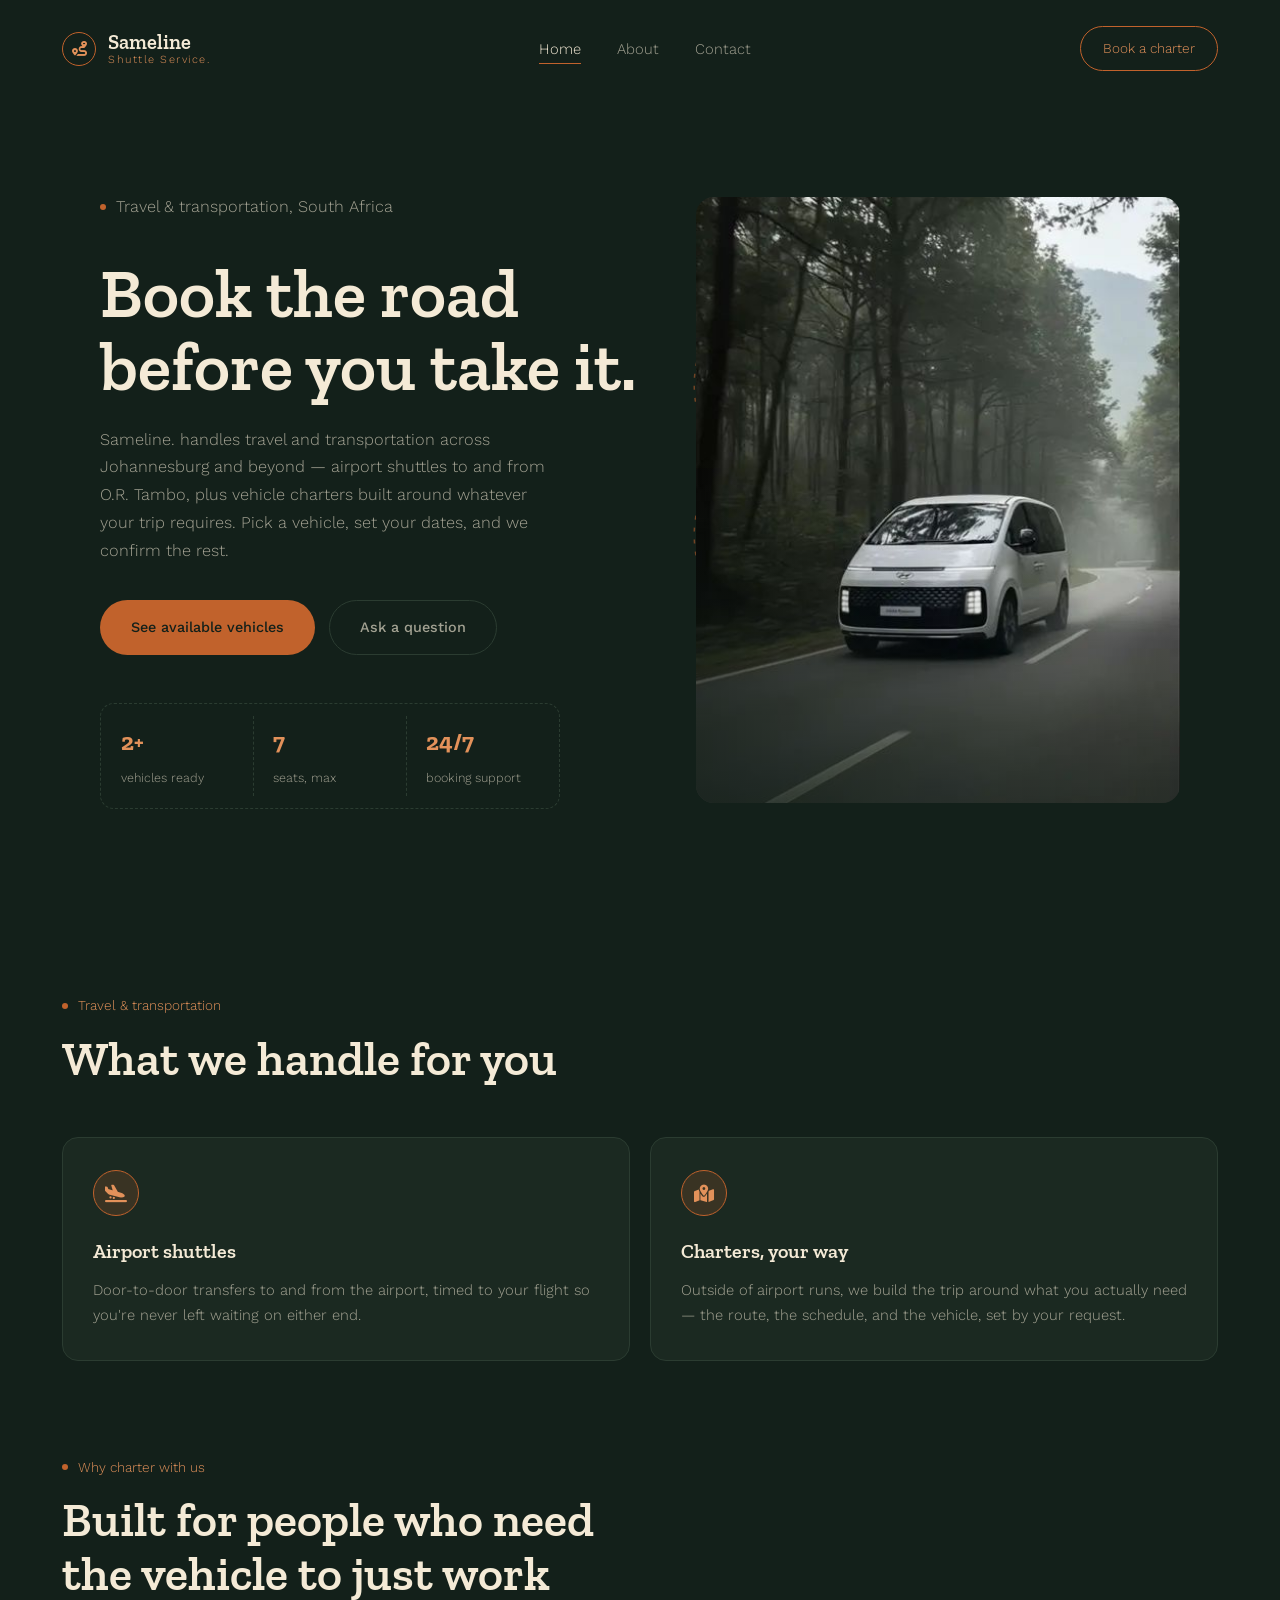
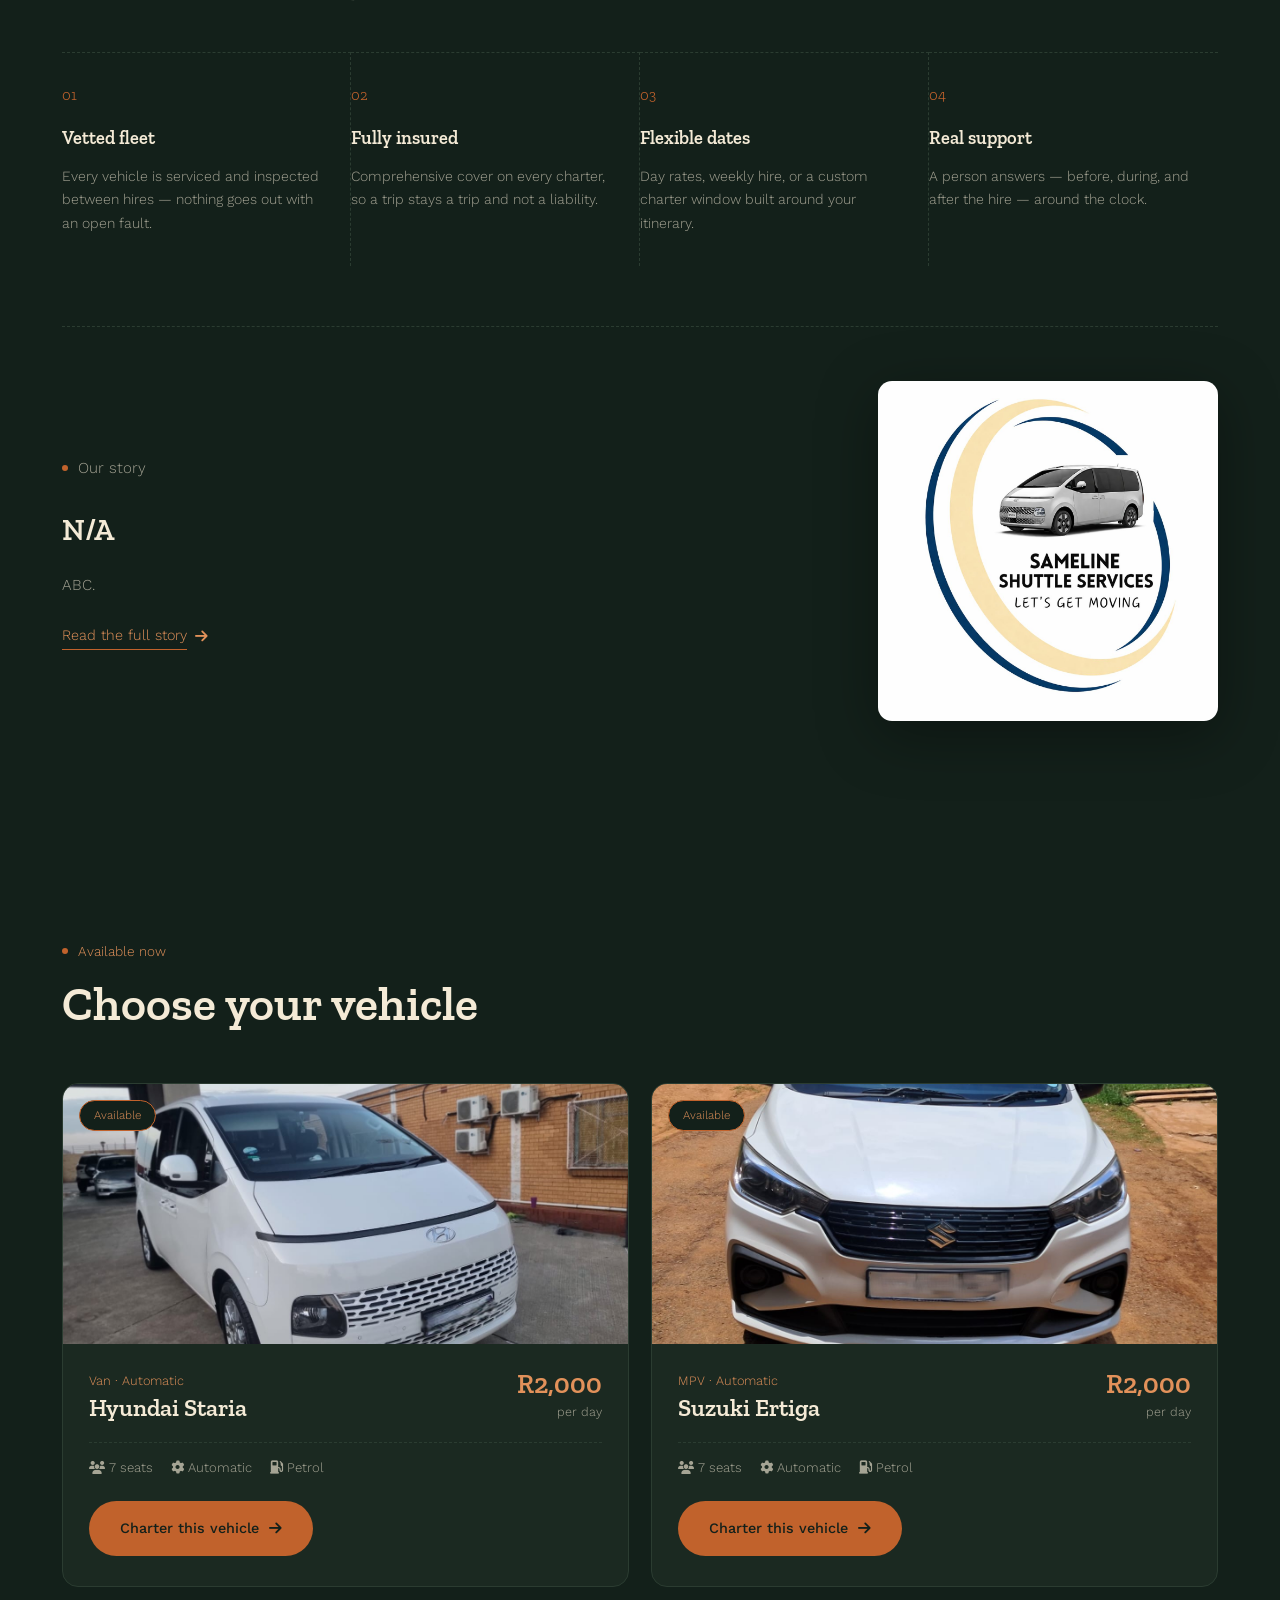
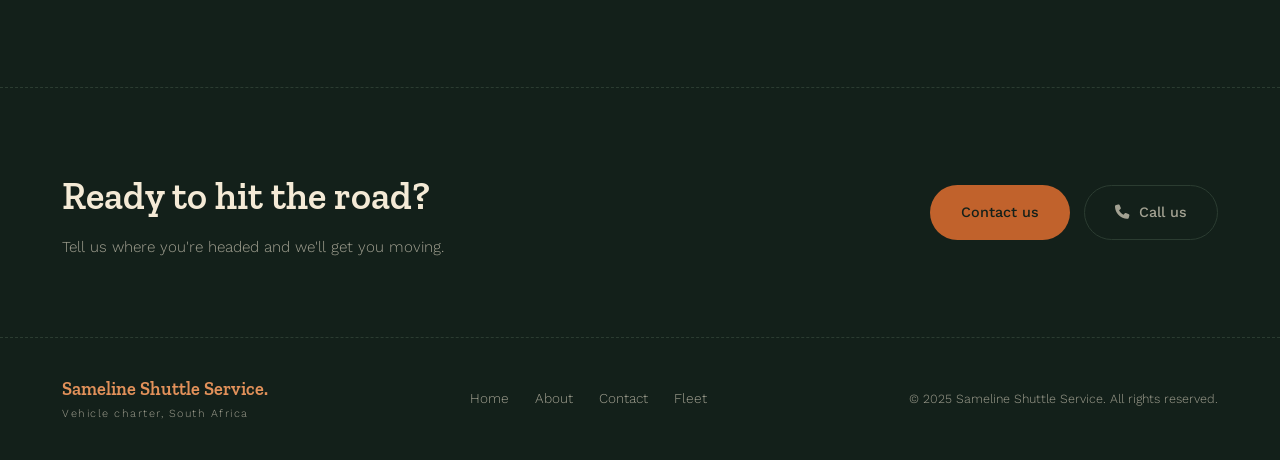
<file: index.html>
<!doctype html>
<html lang="en">
  <head>
    <meta charset="UTF-8" />
    <meta name="viewport" content="width=device-width, initial-scale=1.0" />
    <title>
      Sameline Shuttle Service. — Travel &amp; Transportation, Airport Shuttles
      &amp; Vehicle Charter
    </title>
    <link rel="preconnect" href="https://fonts.googleapis.com" />
    <link rel="preconnect" href="https://fonts.gstatic.com" crossorigin />
    <link
      href="https://fonts.googleapis.com/css2?family=Zilla+Slab:wght@500;600;700&family=Work+Sans:wght@300;400;500;600&display=swap"
      rel="stylesheet"
    />
    <link
      rel="stylesheet"
      href="https://cdnjs.cloudflare.com/ajax/libs/font-awesome/6.5.0/css/all.min.css"
    />
    <link rel="stylesheet" href="shared.css" />
    <link rel="stylesheet" href="index.css" />
  </head>
  <body>
    <!-- HEADER -->
    <header id="header">
      <nav class="navbar wrap">
        <a href="index.html" class="brand">
          <span class="brand-mark"><i class="fa-solid fa-route"></i></span>
          <span class="brand-text">
            <span class="brand-name">Sameline </span>
            <span class="brand-sub">Shuttle Service.</span>
          </span>
        </a>
        <ul class="nav-menu">
          <li><a href="index.html" class="nav-link active">Home</a></li>
          <li><a href="About.html" class="nav-link">About</a></li>
          <li><a href="Contact.html" class="nav-link">Contact</a></li>
        </ul>
        <a href="#fleet" class="nav-cta">Book a charter</a>
        <button class="mobile-toggle" id="mobileToggle" aria-label="Menu">
          <span></span><span></span><span></span>
        </button>
      </nav>
      <div class="mobile-nav" id="mobileNav">
        <ul>
          <li><a href="index.html">Home</a></li>
          <li><a href="About.html">About</a></li>
          <li><a href="Contact.html">Contact</a></li>
          <li><a href="#fleet" class="accent-link">Book a charter</a></li>
        </ul>
      </div>
    </header>

    <main>
      <!-- HERO -->
      <section class="hero">
        <div class="wrap hero-grid">
          <div class="hero-copy">
            <p class="tag">Travel &amp; transportation, South Africa</p>
            <h1>Book the road<br />before you take it.</h1>
            <p>
              Sameline. handles travel and transportation across Johannesburg
              and beyond — airport shuttles to and from O.R. Tambo, plus vehicle
              charters built around whatever your trip requires. Pick a vehicle,
              set your dates, and we confirm the rest.
            </p>
            <div class="hero-actions">
              <a href="#fleet" class="btn btn-fill">See available vehicles</a>
              <a href="Contact.html" class="btn btn-line">Ask a question</a>
            </div>
            <div class="ticket-strip">
              <div class="ticket-stat">
                <strong>2+</strong><span>vehicles ready</span>
              </div>
              <div class="ticket-stat">
                <strong>7</strong><span>seats, max</span>
              </div>
              <div class="ticket-stat">
                <strong>24/7</strong><span>booking support</span>
              </div>
            </div>
          </div>
          <div class="hero-photo">
            <svg
              class="route-line"
              viewBox="0 0 60 300"
              xmlns="http://www.w3.org/2000/svg"
              aria-hidden="true"
            >
              <path
                d="M30 0 C10 60, 50 90, 30 150 C10 210, 50 240, 30 300"
                stroke="#c1622c"
                stroke-width="1.5"
                stroke-dasharray="4 8"
                fill="none"
                opacity="0.55"
              />
            </svg>
            <div class="hero-photo-frame">
              <img
                src="pictures/Arafed white van driving down a road in the middle of a forest.jpg"
                alt="Highveld Charter Co. vehicle ready for hire"
              />
            </div>
          </div>
        </div>
      </section>

      <!-- SERVICES -->
      <section class="services">
        <div class="wrap">
          <div class="section-head">
            <p class="tag">Travel &amp; transportation</p>
            <h2 class="page-title">What we handle for you</h2>
          </div>
          <div class="service-grid">
            <div class="service-card reveal">
              <div class="service-icon">
                <i class="fa-solid fa-plane-arrival"></i>
              </div>
              <h3>Airport shuttles</h3>
              <p>
                Door-to-door transfers to and from the airport, timed to your
                flight so you're never left waiting on either end.
              </p>
            </div>
            <div class="service-card reveal">
              <div class="service-icon">
                <i class="fa-solid fa-map-location-dot"></i>
              </div>
              <h3>Charters, your way</h3>
              <p>
                Outside of airport runs, we build the trip around what you
                actually need — the route, the schedule, and the vehicle, set by
                your request.
              </p>
            </div>
          </div>
        </div>
      </section>

      <!-- WHY US -->
      <section class="why">
        <div class="wrap">
          <div class="section-head">
            <p class="tag">Why charter with us</p>
            <h2 class="page-title">
              Built for people who need the vehicle to just work
            </h2>
          </div>
          <div class="why-list">
            <div class="why-item reveal">
              <span class="num">01</span>
              <h3>Vetted fleet</h3>
              <p>
                Every vehicle is serviced and inspected between hires — nothing
                goes out with an open fault.
              </p>
            </div>
            <div class="why-item reveal">
              <span class="num">02</span>
              <h3>Fully insured</h3>
              <p>
                Comprehensive cover on every charter, so a trip stays a trip and
                not a liability.
              </p>
            </div>
            <div class="why-item reveal">
              <span class="num">03</span>
              <h3>Flexible dates</h3>
              <p>
                Day rates, weekly hire, or a custom charter window built around
                your itinerary.
              </p>
            </div>
            <div class="why-item reveal">
              <span class="num">04</span>
              <h3>Real support</h3>
              <p>
                A person answers — before, during, and after the hire — around
                the clock.
              </p>
            </div>
          </div>

          <div class="about-strip reveal">
            <div>
              <p class="tag">Our story</p>
              <h3>N/A</h3>
              <p>ABC.</p>
              <a href="About.html" class="text-link"
                ><span>Read the full story</span>
                <i class="fa-solid fa-arrow-right"></i
              ></a>
            </div>
            <div class="about-strip-img">
              <img
                src="pictures/logo2.jpeg"
                alt="Highveld Charter Co. brand mark"
              />
            </div>
          </div>
        </div>
      </section>

      <!-- FLEET -->
      <section class="fleet" id="fleet">
        <div class="wrap">
          <div class="section-head">
            <p class="tag">Available now</p>
            <h2 class="page-title">Choose your vehicle</h2>
          </div>
          <div class="car-grid">
            <div class="car-card reveal">
              <div class="car-badge">Available</div>
              <div class="car-images">
                <img
                  src="pictures/Car5.jpeg"
                  alt="Hyundai Staria, front view"
                />
                <img src="pictures/Car4.jpeg" alt="Hyundai Staria, interior" />
                <img src="pictures/Car3.jpeg" alt="Hyundai Staria, rear view" />
              </div>
              <div class="car-body">
                <div class="car-top">
                  <div>
                    <span class="car-type">Van · Automatic</span>
                    <h3 class="car-name">Hyundai Staria</h3>
                  </div>
                  <div class="car-price">
                    <span class="price-num">R2,000</span>
                    <span class="price-unit">per day</span>
                  </div>
                </div>
                <div class="car-specs">
                  <span><i class="fa-solid fa-users"></i> 7 seats</span>
                  <span><i class="fa-solid fa-gear"></i> Automatic</span>
                  <span><i class="fa-solid fa-gas-pump"></i> Petrol</span>
                </div>
                <a
                  href="HireVehicle.html?car=Hyundai%20Staria"
                  class="btn btn-fill"
                  >Charter this vehicle <i class="fa-solid fa-arrow-right"></i
                ></a>
              </div>
            </div>

            <div class="car-card reveal">
              <div class="car-badge">Available</div>
              <div class="car-images">
                <img src="pictures/Car7.jpeg" alt="Suzuki Ertiga, front view" />
                <img src="pictures/Car9.jpeg" alt="Suzuki Ertiga, rear view" />
                <img src="pictures/Car10.jpeg" alt="Suzuki Ertiga, side view" />
              </div>
              <div class="car-body">
                <div class="car-top">
                  <div>
                    <span class="car-type">MPV · Automatic</span>
                    <h3 class="car-name">Suzuki Ertiga</h3>
                  </div>
                  <div class="car-price">
                    <span class="price-num">R2,000</span>
                    <span class="price-unit">per day</span>
                  </div>
                </div>
                <div class="car-specs">
                  <span><i class="fa-solid fa-users"></i> 7 seats</span>
                  <span><i class="fa-solid fa-gear"></i> Automatic</span>
                  <span><i class="fa-solid fa-gas-pump"></i> Petrol</span>
                </div>
                <a
                  href="HireVehicle.html?car=Suzuki%20Ertiga"
                  class="btn btn-fill"
                  >Charter this vehicle <i class="fa-solid fa-arrow-right"></i
                ></a>
              </div>
            </div>
          </div>
        </div>
      </section>

      <!-- CTA -->
      <section class="cta">
        <div class="wrap cta-inner">
          <div>
            <h2>Ready to hit the road?</h2>
            <p>Tell us where you're headed and we'll get you moving.</p>
          </div>
          <div class="cta-actions">
            <a href="Contact.html" class="btn btn-fill">Contact us</a>
            <a href="tel:+27000000000" class="btn btn-line"
              ><i class="fa-solid fa-phone"></i> Call us</a
            >
          </div>
        </div>
      </section>
    </main>

    <!-- FOOTER -->
    <footer class="footer">
      <div class="wrap footer-inner">
        <div class="footer-brand">
          <span class="footer-name">Sameline Shuttle Service.</span>
          <span class="footer-sub">Vehicle charter, South Africa</span>
        </div>
        <nav class="footer-links">
          <a href="index.html">Home</a>
          <a href="About.html">About</a>
          <a href="Contact.html">Contact</a>
          <a href="#fleet">Fleet</a>
        </nav>
        <p class="footer-copy">
          © 2025 Sameline Shuttle Service. All rights reserved.
        </p>
      </div>
    </footer>

    <script>
      document.addEventListener("DOMContentLoaded", () => {
        // Fleet slideshow
        document.querySelectorAll(".car-card").forEach((card) => {
          const slides = card.querySelectorAll(".car-images img");
          if (!slides.length) return;
          slides[0].style.opacity = "1";
          let idx = 0;
          setInterval(() => {
            slides[idx].style.opacity = "0";
            idx = (idx + 1) % slides.length;
            slides[idx].style.opacity = "1";
          }, 3000);
        });

        // Header on scroll
        const header = document.getElementById("header");
        window.addEventListener("scroll", () =>
          header.classList.toggle("scrolled", window.scrollY > 60),
        );

        // Mobile nav
        const btn = document.getElementById("mobileToggle");
        const nav = document.getElementById("mobileNav");
        btn.addEventListener("click", () => {
          btn.classList.toggle("open");
          nav.classList.toggle("open");
        });
        nav.querySelectorAll("a").forEach((a) =>
          a.addEventListener("click", () => {
            btn.classList.remove("open");
            nav.classList.remove("open");
          }),
        );

        // Scroll reveal
        const io = new IntersectionObserver(
          (entries) => {
            entries.forEach((e) => {
              if (e.isIntersecting) e.target.classList.add("visible");
            });
          },
          { threshold: 0.1 },
        );
        document.querySelectorAll(".reveal").forEach((el) => io.observe(el));
      });
    </script>
  </body>
</html>
</file>
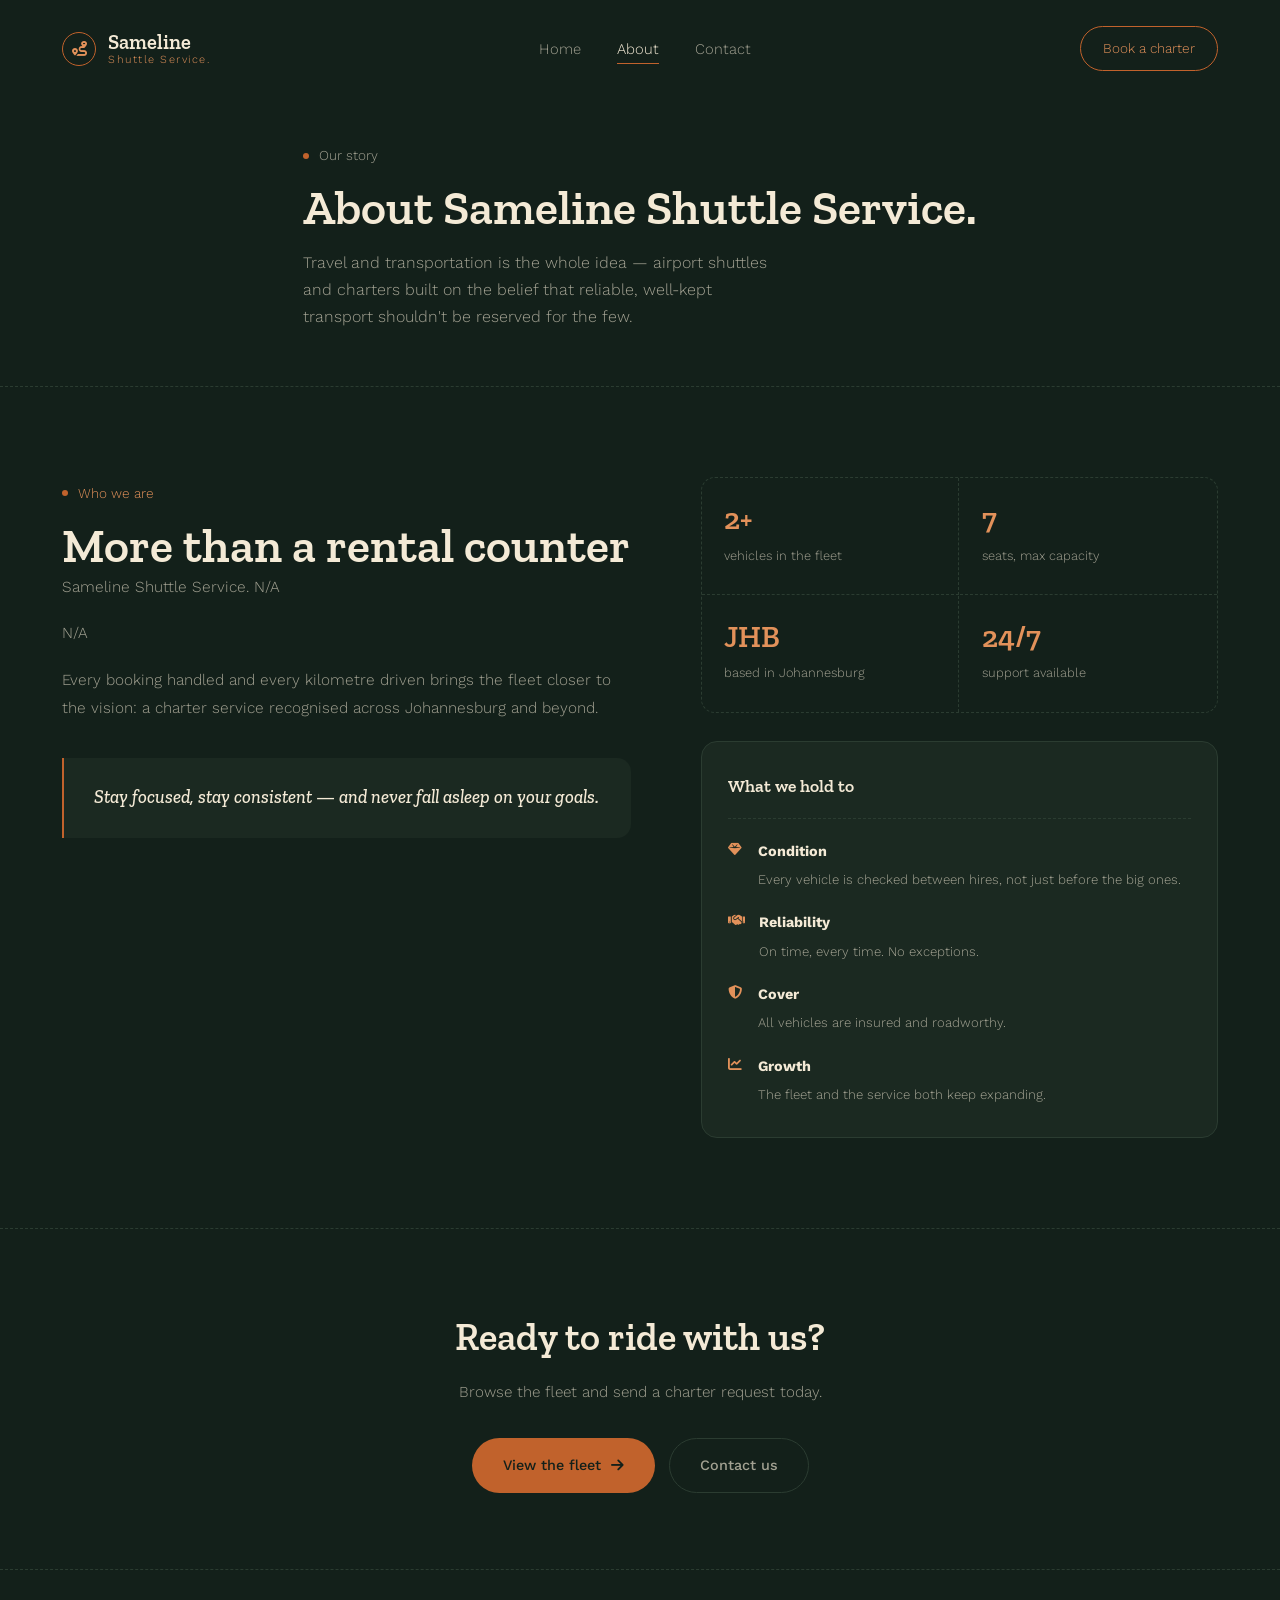
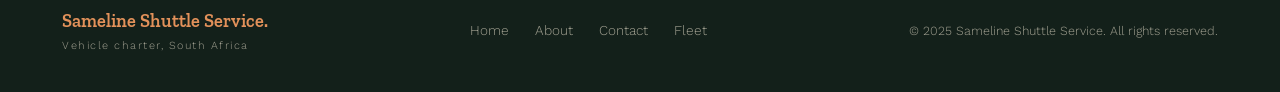
<file: About.html>
<!doctype html>
<html lang="en">
  <head>
    <meta charset="UTF-8" />
    <meta name="viewport" content="width=device-width, initial-scale=1.0" />
    <title>About | Sameline Shuttle Service.</title>
    <link rel="preconnect" href="https://fonts.googleapis.com" />
    <link rel="preconnect" href="https://fonts.gstatic.com" crossorigin />
    <link
      href="https://fonts.googleapis.com/css2?family=Zilla+Slab:wght@500;600;700&family=Work+Sans:wght@300;400;500;600&display=swap"
      rel="stylesheet"
    />
    <link
      rel="stylesheet"
      href="https://cdnjs.cloudflare.com/ajax/libs/font-awesome/6.5.0/css/all.min.css"
    />
    <link rel="stylesheet" href="shared.css" />
    <link rel="stylesheet" href="about.css" />
  </head>
  <body>
    <!-- HEADER -->
    <header id="header">
      <nav class="navbar wrap">
        <a href="index.html" class="brand">
          <span class="brand-mark"><i class="fa-solid fa-route"></i></span>
          <span class="brand-text">
            <span class="brand-name">Sameline </span>
            <span class="brand-sub">Shuttle Service.</span>
          </span>
        </a>
        <ul class="nav-menu">
          <li><a href="index.html" class="nav-link">Home</a></li>
          <li><a href="About.html" class="nav-link active">About</a></li>
          <li><a href="Contact.html" class="nav-link">Contact</a></li>
        </ul>
        <a href="HireVehicle.html" class="nav-cta">Book a charter</a>
        <button class="mobile-toggle" id="mobileToggle" aria-label="Menu">
          <span></span><span></span><span></span>
        </button>
      </nav>
      <div class="mobile-nav" id="mobileNav">
        <ul>
          <li><a href="index.html">Home</a></li>
          <li><a href="About.html">About</a></li>
          <li><a href="Contact.html">Contact</a></li>
          <li>
            <a href="HireVehicle.html" class="accent-link">Book a charter</a>
          </li>
        </ul>
      </div>
    </header>

    <main>
      <section class="page-hero">
        <div class="wrap">
          <p class="tag">Our story</p>
          <h1 class="page-title">About Sameline Shuttle Service.</h1>
          <p>
            Travel and transportation is the whole idea — airport shuttles and
            charters built on the belief that reliable, well-kept transport
            shouldn't be reserved for the few.
          </p>
        </div>
      </section>

      <section class="about-section">
        <div class="wrap about-grid">
          <div>
            <p class="tag">Who we are</p>
            <h2 class="page-title">More than a rental counter</h2>
            <div class="about-body">
              <p>Sameline Shuttle Service. N/A</p>
              <p>N/A</p>
              <p>
                Every booking handled and every kilometre driven brings the
                fleet closer to the vision: a charter service recognised across
                Johannesburg and beyond.
              </p>
            </div>
            <div class="about-quote">
              <p>
                Stay focused, stay consistent — and never fall asleep on your
                goals.
              </p>
            </div>
          </div>

          <div>
            <div class="about-stats">
              <div class="stat-item">
                <span class="stat-num">2+</span
                ><span class="stat-label">vehicles in the fleet</span>
              </div>
              <div class="stat-item">
                <span class="stat-num">7</span
                ><span class="stat-label">seats, max capacity</span>
              </div>
              <div class="stat-item">
                <span class="stat-num">JHB</span
                ><span class="stat-label">based in Johannesburg</span>
              </div>
              <div class="stat-item">
                <span class="stat-num">24/7</span
                ><span class="stat-label">support available</span>
              </div>
            </div>

            <div class="about-values">
              <h3>What we hold to</h3>
              <div class="value-list">
                <div class="value-item">
                  <i class="fa-solid fa-gem"></i>
                  <div>
                    <strong>Condition</strong
                    ><span
                      >Every vehicle is checked between hires, not just before
                      the big ones.</span
                    >
                  </div>
                </div>
                <div class="value-item">
                  <i class="fa-solid fa-handshake"></i>
                  <div>
                    <strong>Reliability</strong
                    ><span>On time, every time. No exceptions.</span>
                  </div>
                </div>
                <div class="value-item">
                  <i class="fa-solid fa-shield-halved"></i>
                  <div>
                    <strong>Cover</strong
                    ><span>All vehicles are insured and roadworthy.</span>
                  </div>
                </div>
                <div class="value-item">
                  <i class="fa-solid fa-chart-line"></i>
                  <div>
                    <strong>Growth</strong
                    ><span>The fleet and the service both keep expanding.</span>
                  </div>
                </div>
              </div>
            </div>
          </div>
        </div>
      </section>

      <section class="about-cta">
        <div class="wrap">
          <h2>Ready to ride with us?</h2>
          <p>Browse the fleet and send a charter request today.</p>
          <div class="cta-actions">
            <a href="HireVehicle.html" class="btn btn-fill"
              >View the fleet <i class="fa-solid fa-arrow-right"></i
            ></a>
            <a href="Contact.html" class="btn btn-line">Contact us</a>
          </div>
        </div>
      </section>
    </main>

    <!-- FOOTER -->
    <footer class="footer">
      <div class="wrap footer-inner">
        <div class="footer-brand">
          <span class="footer-name">Sameline Shuttle Service.</span>
          <span class="footer-sub">Vehicle charter, South Africa</span>
        </div>
        <nav class="footer-links">
          <a href="index.html">Home</a>
          <a href="About.html">About</a>
          <a href="Contact.html">Contact</a>
          <a href="HireVehicle.html">Fleet</a>
        </nav>
        <p class="footer-copy">
          © 2025 Sameline Shuttle Service. All rights reserved.
        </p>
      </div>
    </footer>

    <script>
      document.addEventListener("DOMContentLoaded", () => {
        const header = document.getElementById("header");
        window.addEventListener("scroll", () =>
          header.classList.toggle("scrolled", window.scrollY > 60),
        );

        const btn = document.getElementById("mobileToggle");
        const nav = document.getElementById("mobileNav");
        btn.addEventListener("click", () => {
          btn.classList.toggle("open");
          nav.classList.toggle("open");
        });
        nav.querySelectorAll("a").forEach((a) =>
          a.addEventListener("click", () => {
            btn.classList.remove("open");
            nav.classList.remove("open");
          }),
        );

        const io = new IntersectionObserver(
          (entries) => {
            entries.forEach((e) => {
              if (e.isIntersecting) e.target.classList.add("visible");
            });
          },
          { threshold: 0.1 },
        );
        document
          .querySelectorAll(
            ".about-body, .about-quote, .about-stats, .about-values",
          )
          .forEach((el) => {
            el.classList.add("reveal");
            io.observe(el);
          });
      });
    </script>
  </body>
</html>
</file>
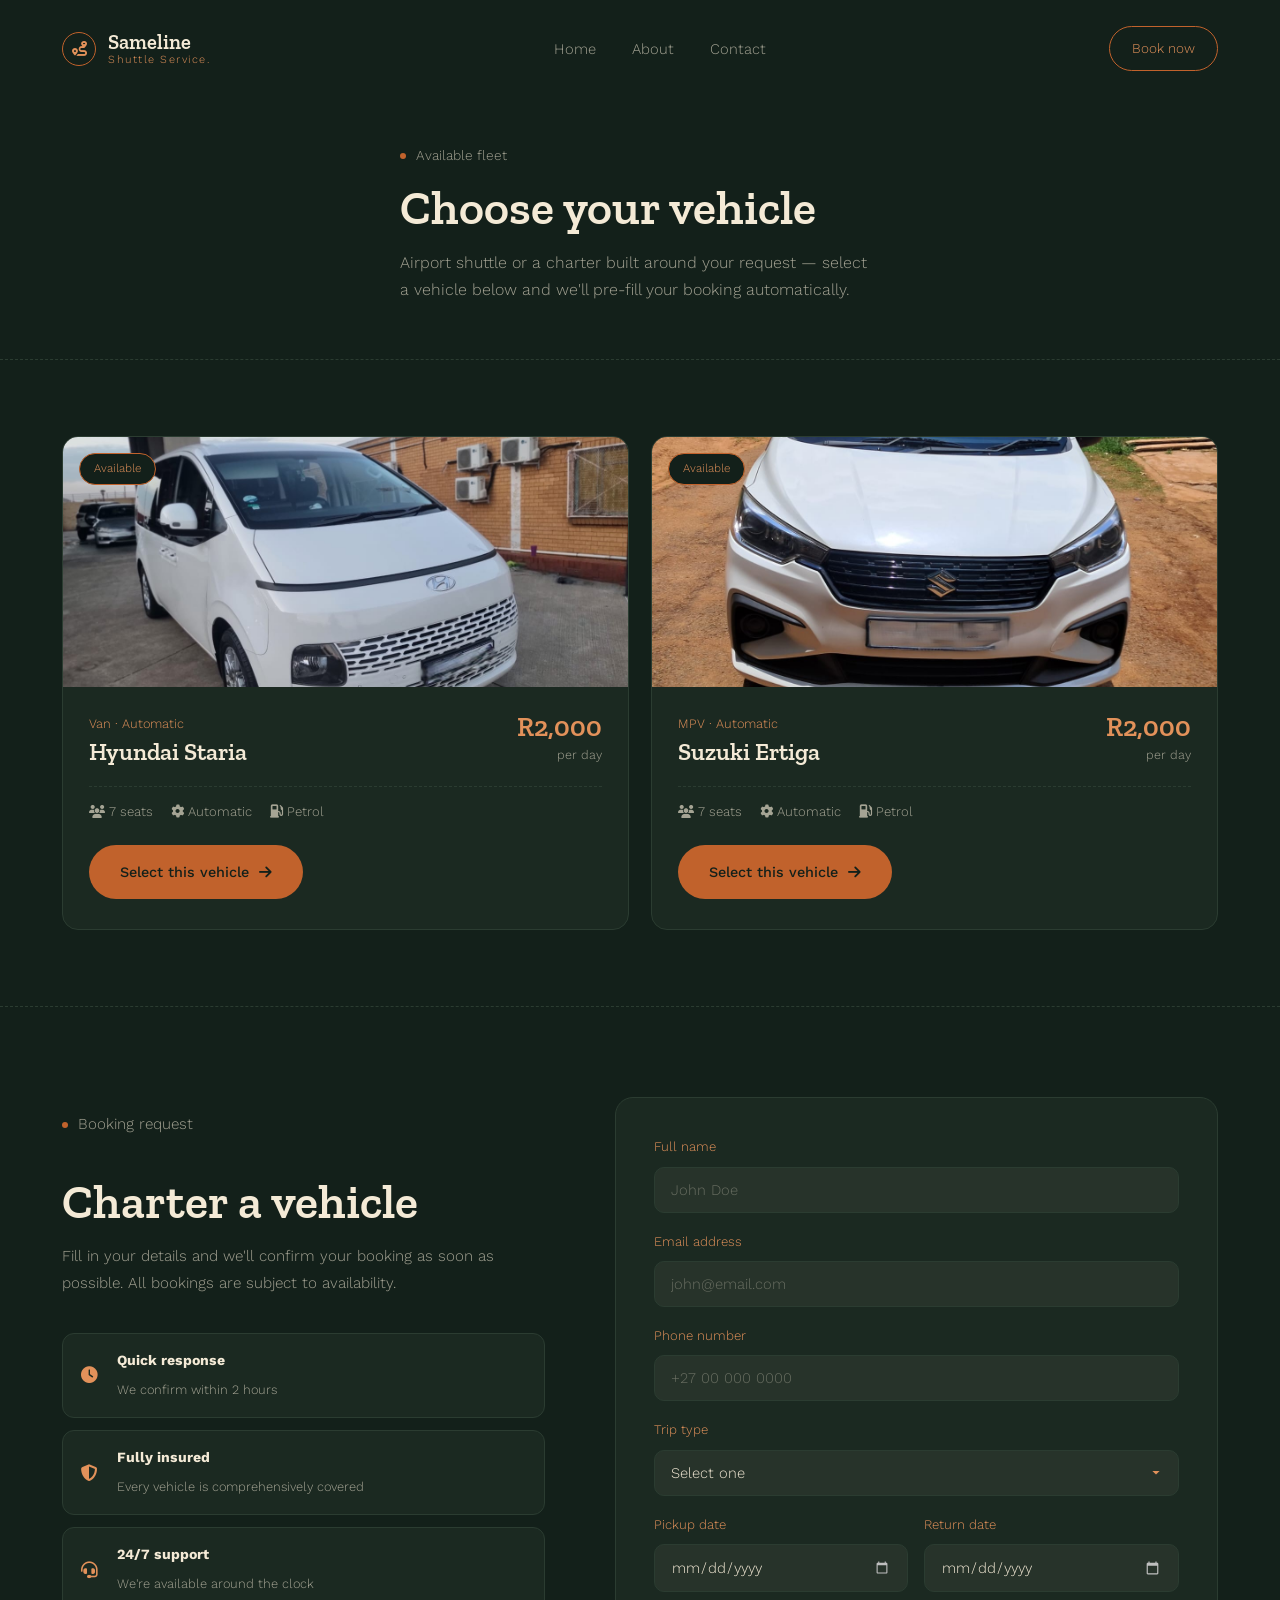
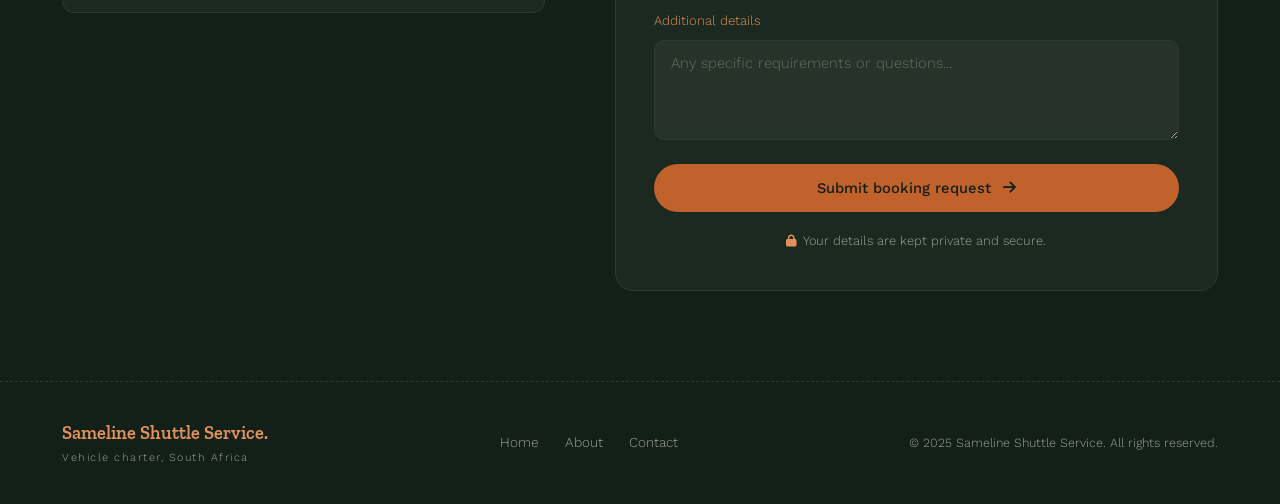
<file: HireVehicle.html>
<!doctype html>
<html lang="en">
  <head>
    <meta charset="UTF-8" />
    <meta name="viewport" content="width=device-width, initial-scale=1.0" />
    <title>Charter a Vehicle | Sameline Shuttle Service.</title>
    <link rel="preconnect" href="https://fonts.googleapis.com" />
    <link rel="preconnect" href="https://fonts.gstatic.com" crossorigin />
    <link
      href="https://fonts.googleapis.com/css2?family=Zilla+Slab:wght@500;600;700&family=Work+Sans:wght@300;400;500;600&display=swap"
      rel="stylesheet"
    />
    <link
      rel="stylesheet"
      href="https://cdnjs.cloudflare.com/ajax/libs/font-awesome/6.5.0/css/all.min.css"
    />
    <link rel="stylesheet" href="shared.css" />
    <link rel="stylesheet" href="hire.css" />
  </head>
  <body>
    <!-- HEADER -->
    <header id="header">
      <nav class="navbar wrap">
        <a href="index.html" class="brand">
          <span class="brand-mark"><i class="fa-solid fa-route"></i></span>
          <span class="brand-text">
            <span class="brand-name">Sameline </span>
            <span class="brand-sub">Shuttle Service.</span>
          </span>
        </a>
        <ul class="nav-menu">
          <li><a href="index.html" class="nav-link">Home</a></li>
          <li><a href="About.html" class="nav-link">About</a></li>
          <li><a href="Contact.html" class="nav-link">Contact</a></li>
        </ul>
        <a href="#hire-form" class="nav-cta">Book now</a>
        <button class="mobile-toggle" id="mobileToggle" aria-label="Menu">
          <span></span><span></span><span></span>
        </button>
      </nav>
      <div class="mobile-nav" id="mobileNav">
        <ul>
          <li><a href="index.html">Home</a></li>
          <li><a href="About.html">About</a></li>
          <li><a href="Contact.html">Contact</a></li>
          <li><a href="#hire-form" class="accent-link">Book now</a></li>
        </ul>
      </div>
    </header>

    <main>
      <section class="page-hero">
        <div class="wrap">
          <p class="tag">Available fleet</p>
          <h1 class="page-title">Choose your vehicle</h1>
          <p>
            Airport shuttle or a charter built around your request — select a
            vehicle below and we'll pre-fill your booking automatically.
          </p>
        </div>
      </section>

      <!-- FLEET -->
      <section class="fleet-section" id="fleet">
        <div class="wrap">
          <div class="car-grid">
            <div class="car-card">
              <div class="car-badge">Available</div>
              <div class="car-images">
                <img
                  src="pictures/Car5.jpeg"
                  alt="Hyundai Staria, front view"
                />
                <img src="pictures/Car4.jpeg" alt="Hyundai Staria, interior" />
                <img src="pictures/Car3.jpeg" alt="Hyundai Staria, rear view" />
              </div>
              <div class="car-body">
                <div class="car-top">
                  <div>
                    <span class="car-type">Van · Automatic</span>
                    <h3 class="car-name">Hyundai Staria</h3>
                  </div>
                  <div class="car-price">
                    <span class="price-num">R2,000</span>
                    <span class="price-unit">per day</span>
                  </div>
                </div>
                <div class="car-specs">
                  <span><i class="fa-solid fa-users"></i> 7 seats</span>
                  <span><i class="fa-solid fa-gear"></i> Automatic</span>
                  <span><i class="fa-solid fa-gas-pump"></i> Petrol</span>
                </div>
                <a
                  href="#hire-form"
                  class="btn btn-fill"
                  data-car="Hyundai Staria"
                >
                  Select this vehicle <i class="fa-solid fa-arrow-right"></i>
                </a>
              </div>
            </div>

            <div class="car-card">
              <div class="car-badge">Available</div>
              <div class="car-images">
                <img src="pictures/Car7.jpeg" alt="Suzuki Ertiga, front view" />
                <img src="pictures/Car9.jpeg" alt="Suzuki Ertiga, rear view" />
                <img src="pictures/Car10.jpeg" alt="Suzuki Ertiga, side view" />
              </div>
              <div class="car-body">
                <div class="car-top">
                  <div>
                    <span class="car-type">MPV · Automatic</span>
                    <h3 class="car-name">Suzuki Ertiga</h3>
                  </div>
                  <div class="car-price">
                    <span class="price-num">R2,000</span>
                    <span class="price-unit">per day</span>
                  </div>
                </div>
                <div class="car-specs">
                  <span><i class="fa-solid fa-users"></i> 7 seats</span>
                  <span><i class="fa-solid fa-gear"></i> Automatic</span>
                  <span><i class="fa-solid fa-gas-pump"></i> Petrol</span>
                </div>
                <a
                  href="#hire-form"
                  class="btn btn-fill"
                  data-car="Suzuki Ertiga"
                >
                  Select this vehicle <i class="fa-solid fa-arrow-right"></i>
                </a>
              </div>
            </div>
          </div>
        </div>
      </section>

      <!-- HIRE FORM -->
      <section class="form-section" id="hire-form">
        <div class="wrap form-grid">
          <div class="form-info">
            <p class="tag">Booking request</p>
            <h2 class="page-title">Charter a vehicle</h2>
            <p>
              Fill in your details and we'll confirm your booking as soon as
              possible. All bookings are subject to availability.
            </p>

            <div class="info-cards">
              <div class="info-card">
                <i class="fa-solid fa-clock"></i>
                <div>
                  <strong>Quick response</strong
                  ><span>We confirm within 2 hours</span>
                </div>
              </div>
              <div class="info-card">
                <i class="fa-solid fa-shield-halved"></i>
                <div>
                  <strong>Fully insured</strong
                  ><span>Every vehicle is comprehensively covered</span>
                </div>
              </div>
              <div class="info-card">
                <i class="fa-solid fa-headset"></i>
                <div>
                  <strong>24/7 support</strong
                  ><span>We're available around the clock</span>
                </div>
              </div>
            </div>
          </div>

          <form class="hire-form" id="hireForm">
            <div
              class="form-selected-car"
              id="selectedCarDisplay"
              style="display: none"
            >
              <i class="fa-solid fa-car"></i>
              <span id="selectedCarName">No vehicle selected</span>
              <button type="button" class="clear-car" id="clearCar">✕</button>
            </div>

            <div class="form-group">
              <label>Full name</label>
              <input type="text" name="name" placeholder="John Doe" required />
            </div>
            <div class="form-group">
              <label>Email address</label>
              <input
                type="email"
                name="email"
                placeholder="john@email.com"
                required
              />
            </div>
            <div class="form-group">
              <label>Phone number</label>
              <input
                type="tel"
                name="phone"
                placeholder="+27 00 000 0000"
                required
              />
            </div>
            <div class="form-group">
              <label>Trip type</label>
              <select name="tripType" id="tripType" required>
                <option value="">Select one</option>
                <option value="Airport shuttle">Airport shuttle</option>
                <option value="Custom charter">
                  Custom charter (per my request)
                </option>
              </select>
            </div>
            <div class="form-row">
              <div class="form-group">
                <label>Pickup date</label>
                <input type="date" name="pickup" required />
              </div>
              <div class="form-group">
                <label>Return date</label>
                <input type="date" name="return" required />
              </div>
            </div>
            <div class="form-group">
              <label>Additional details</label>
              <textarea
                id="hire-text"
                name="details"
                rows="4"
                placeholder="Any specific requirements or questions..."
              ></textarea>
            </div>

            <button type="submit" class="submit-btn">
              Submit booking request
              <i class="fa-solid fa-arrow-right"></i>
            </button>

            <p class="form-note">
              <i class="fa-solid fa-lock"></i> Your details are kept private and
              secure.
            </p>
          </form>
        </div>
      </section>
    </main>

    <!-- FOOTER -->
    <footer class="footer">
      <div class="wrap footer-inner">
        <div class="footer-brand">
          <span class="footer-name">Sameline Shuttle Service.</span>
          <span class="footer-sub">Vehicle charter, South Africa</span>
        </div>
        <nav class="footer-links">
          <a href="index.html">Home</a>
          <a href="About.html">About</a>
          <a href="Contact.html">Contact</a>
        </nav>
        <p class="footer-copy">
          © 2025 Sameline Shuttle Service. All rights reserved.
        </p>
      </div>
    </footer>

    <script>
      document.addEventListener("DOMContentLoaded", () => {
        // Slideshow
        document.querySelectorAll(".car-card").forEach((card) => {
          const slides = card.querySelectorAll(".car-images img");
          if (!slides.length) return;
          slides[0].style.opacity = "1";
          let idx = 0;
          setInterval(() => {
            slides[idx].style.opacity = "0";
            idx = (idx + 1) % slides.length;
            slides[idx].style.opacity = "1";
          }, 3000);
        });

        // Header scroll
        const header = document.getElementById("header");
        window.addEventListener("scroll", () =>
          header.classList.toggle("scrolled", window.scrollY > 60),
        );

        // Mobile nav
        const btn = document.getElementById("mobileToggle");
        const nav = document.getElementById("mobileNav");
        btn.addEventListener("click", () => {
          btn.classList.toggle("open");
          nav.classList.toggle("open");
        });
        nav.querySelectorAll("a").forEach((a) =>
          a.addEventListener("click", () => {
            btn.classList.remove("open");
            nav.classList.remove("open");
          }),
        );

        // Pre-fill from URL param
        const params = new URLSearchParams(window.location.search);
        const carFromUrl = params.get("car");
        const display = document.getElementById("selectedCarDisplay");
        const carNameEl = document.getElementById("selectedCarName");
        const textarea = document.getElementById("hire-text");

        function selectCar(name) {
          carNameEl.textContent = name;
          display.style.display = "flex";
          textarea.value = `I would like to charter the ${name}.`;
        }

        if (carFromUrl) selectCar(carFromUrl);

        // Select buttons on cards
        document.querySelectorAll(".car-card [data-car]").forEach((btn) => {
          btn.addEventListener("click", (e) => {
            e.preventDefault();
            selectCar(btn.dataset.car);
            document
              .getElementById("hire-form")
              .scrollIntoView({ behavior: "smooth", block: "start" });
          });
        });

        // Clear car
        document.getElementById("clearCar").addEventListener("click", () => {
          display.style.display = "none";
          textarea.value = "";
        });

        // Form submission
        document
          .getElementById("hireForm")
          .addEventListener("submit", function (e) {
            e.preventDefault();
            const submitBtn = this.querySelector(".submit-btn");
            submitBtn.textContent = "Request sent";
            submitBtn.style.background = "#3f7a4e";
            setTimeout(() => {
              submitBtn.innerHTML =
                'Submit booking request <i class="fa-solid fa-arrow-right"></i>';
              submitBtn.style.background = "";
              this.reset();
              display.style.display = "none";
            }, 3000);
          });

        // Scroll reveal
        const io = new IntersectionObserver(
          (entries) => {
            entries.forEach((e) => {
              if (e.isIntersecting) e.target.classList.add("visible");
            });
          },
          { threshold: 0.1 },
        );
        document
          .querySelectorAll(".car-card, .form-info, .hire-form, .info-card")
          .forEach((el) => {
            el.classList.add("reveal");
            io.observe(el);
          });
      });
    </script>
  </body>
</html>
</file>
<file: shared.css>
/* ============================================================
   HIGHVELD CHARTER CO. — SHARED STYLES
   Design concept: the open-road route ticket. Deep veld green +
   burnt clay, slab-serif signage type, dashed "perforation"
   rules standing in for the usual hairline borders.
   ============================================================ */

:root {
    --ink:          #13201a;
    --ink-soft:     #1b2921;
    --ink-line:     #2b3c31;
    --clay:         #c1622c;
    --clay-soft:    #e2915a;
    --clay-glow:    rgba(193, 98, 44, 0.18);
    --paper:        #f4ead6;
    --paper-dim:    rgba(244, 234, 214, 0.64);
    --paper-faint:  rgba(244, 234, 214, 0.05);
    --font-display: 'Zilla Slab', serif;
    --font-body:    'Work Sans', sans-serif;
    --max-width:    1220px;
    --ease:         0.4s cubic-bezier(0.22, 0.61, 0.36, 1);
}

*, *::before, *::after { margin: 0; padding: 0; box-sizing: border-box; }
html { scroll-behavior: smooth; }

body {
    font-family: var(--font-body);
    background: var(--ink);
    color: var(--paper);
    overflow-x: hidden;
    font-weight: 300;
    line-height: 1.7;
}

ul { list-style: none; }
a { text-decoration: none; color: inherit; }
img { width: 100%; display: block; }

/* LAYOUT */
.wrap {
    max-width: var(--max-width);
    margin: 0 auto;
    padding: 0 32px;
}

/* small route-marker label, sentence case — not all-caps */
.tag {
    display: inline-flex;
    align-items: center;
    gap: 10px;
    font-size: 0.85rem;
    color: var(--clay-soft);
    margin-bottom: 14px;
}
.tag::before {
    content: '';
    width: 6px; height: 6px;
    border-radius: 50%;
    background: var(--clay);
}
.page-title {
    font-family: var(--font-display);
    font-weight: 600;
    font-size: clamp(2rem, 4.2vw, 3rem);
    line-height: 1.12;
    color: var(--paper);
}

.reveal { opacity: 0; transform: translateY(20px); transition: opacity 0.6s var(--ease), transform 0.6s var(--ease); }
.reveal.visible { opacity: 1; transform: translateY(0); }

/* dashed "perforation" divider used instead of a hairline rule */
.perf {
    border: none;
    border-top: 1px dashed var(--ink-line);
    margin: 0;
}

/* ---- HEADER ---- */
#header {
    position: fixed; inset: 0 0 auto 0; z-index: 1000;
    transition: background var(--ease), border-color var(--ease), padding var(--ease);
    border-bottom: 1px solid transparent;
}
#header.scrolled {
    background: rgba(19, 32, 26, 0.94);
    backdrop-filter: blur(14px);
    border-bottom-color: var(--ink-line);
}
.navbar {
    display: flex; align-items: center; justify-content: space-between;
    padding: 26px 32px;
    transition: padding var(--ease);
}
#header.scrolled .navbar { padding: 16px 32px; }

.brand { display: flex; align-items: center; gap: 12px; }
.brand-mark {
    width: 34px; height: 34px;
    border: 1px solid var(--clay);
    border-radius: 50%;
    display: flex; align-items: center; justify-content: center;
    color: var(--clay-soft);
    font-size: 0.95rem;
}
.brand-text { display: flex; flex-direction: column; line-height: 1.1; }
.brand-name { font-family: var(--font-display); font-weight: 600; font-size: 1.28rem; color: var(--paper); }
.brand-sub { font-size: 0.68rem; letter-spacing: 1.5px; color: var(--clay-soft); }

.nav-menu { display: flex; gap: 4px; }
.nav-link {
    padding: 8px 16px;
    font-size: 0.92rem; color: var(--paper-dim);
    position: relative; transition: color 0.3s;
}
.nav-link::after {
    content: ''; position: absolute; bottom: 2px; left: 16px; right: 16px;
    height: 1px; background: var(--clay); transform: scaleX(0); transform-origin: left; transition: transform 0.3s;
}
.nav-link:hover, .nav-link.active { color: var(--paper); }
.nav-link:hover::after, .nav-link.active::after { transform: scaleX(1); }

.nav-cta {
    padding: 10px 22px;
    border: 1px solid var(--clay);
    color: var(--clay-soft);
    border-radius: 999px;
    font-size: 0.85rem;
    transition: var(--ease);
}
.nav-cta:hover { background: var(--clay); color: var(--ink); }

.mobile-toggle {
    display: none; flex-direction: column; gap: 5px;
    background: none; border: none; cursor: pointer; padding: 4px;
}
.mobile-toggle span { display: block; width: 22px; height: 1px; background: var(--paper); transition: var(--ease); }
.mobile-toggle.open span:nth-child(1) { transform: translateY(6px) rotate(45deg); }
.mobile-toggle.open span:nth-child(2) { opacity: 0; }
.mobile-toggle.open span:nth-child(3) { transform: translateY(-6px) rotate(-45deg); }

.mobile-nav {
    position: fixed; inset: 0; z-index: 999;
    background: var(--ink);
    display: flex; align-items: center; justify-content: center;
    opacity: 0; pointer-events: none; transition: opacity 0.4s;
}
.mobile-nav.open { opacity: 1; pointer-events: all; }
.mobile-nav ul { display: flex; flex-direction: column; gap: 26px; text-align: center; }
.mobile-nav a { font-family: var(--font-display); font-size: 2.2rem; color: var(--paper-dim); transition: color 0.3s; }
.mobile-nav a:hover, .mobile-nav .accent-link { color: var(--clay-soft); }

/* ---- BUTTONS (pill, no slide-fill trope) ---- */
.btn {
    display: inline-flex; align-items: center; gap: 10px;
    padding: 14px 30px;
    font-size: 0.9rem; font-weight: 500;
    border-radius: 999px;
    transition: var(--ease);
    border: 1px solid transparent;
    cursor: pointer;
}
.btn-fill {
    background: var(--clay); color: var(--ink);
}
.btn-fill:hover { background: var(--clay-soft); transform: translateY(-2px); }
.btn-line {
    border-color: var(--ink-line); color: var(--paper-dim);
}
.btn-line:hover { border-color: var(--clay); color: var(--paper); }

/* ---- FOOTER ---- */
.footer {
    background: var(--ink);
    border-top: 1px dashed var(--ink-line);
    padding: 36px 0;
}
.footer-inner {
    display: flex; align-items: center; justify-content: space-between;
    gap: 24px; flex-wrap: wrap;
}
.footer-brand { display: flex; flex-direction: column; }
.footer-name { font-family: var(--font-display); font-weight: 600; font-size: 1.15rem; color: var(--clay-soft); }
.footer-sub { font-size: 0.68rem; letter-spacing: 1.5px; color: var(--paper-dim); }
.footer-links { display: flex; gap: 26px; }
.footer-links a { font-size: 0.85rem; color: var(--paper-dim); transition: color 0.3s; }
.footer-links a:hover { color: var(--clay-soft); }
.footer-copy { font-size: 0.78rem; color: var(--paper-dim); }

@media (max-width: 900px) {
    .nav-menu, .nav-cta { display: none; }
    .mobile-toggle { display: flex; }
    .navbar { padding: 18px 20px; }
    .footer-inner { flex-direction: column; text-align: center; }
    .footer-links { justify-content: center; }
}
@media (max-width: 640px) {
    .wrap { padding: 0 20px; }
}
</file>
<file: index.css>
/* ============================================================
   HOME — page-specific only (shared.css holds tokens/header/footer)
   ============================================================ */

/* ---- HERO ---- */
.hero {
  min-height: 100vh;
  display: flex;
  align-items: center;
  padding-top: 100px;
  position: relative;
}
.hero-grid {
  display: grid;
  grid-template-columns: 1.05fr 0.95fr;
  gap: 60px;
  align-items: center;
}
.hero-copy h1 {
  font-family: var(--font-display);
  font-weight: 600;
  font-size: clamp(2.6rem, 5.4vw, 4.4rem);
  line-height: 1.06;
  color: var(--paper);
  margin-bottom: 22px;
}
.hero-copy p {
  color: var(--paper-dim);
  font-size: 1.02rem;
  max-width: 460px;
  margin-bottom: 36px;
}
.hero-actions {
  display: flex;
  gap: 14px;
  flex-wrap: wrap;
  margin-bottom: 48px;
}

/* route-ticket stat strip, dashed instead of boxed cards */
.ticket-strip {
  display: flex;
  border: 1px dashed var(--ink-line);
  border-radius: 14px;
  overflow: hidden;
  max-width: 460px;
}
.ticket-stat {
  flex: 1;
  padding: 18px 20px;
  position: relative;
}
.ticket-stat + .ticket-stat::before {
  content: "";
  position: absolute;
  left: 0;
  top: 12px;
  bottom: 12px;
  border-left: 1px dashed var(--ink-line);
}
.ticket-stat strong {
  display: block;
  font-family: var(--font-display);
  font-size: 1.5rem;
  color: var(--clay-soft);
}
.ticket-stat span {
  font-size: 0.78rem;
  color: var(--paper-dim);
}

.hero-photo {
  position: relative;
}
.hero-photo-frame {
  position: relative;
  border-radius: 18px;
  overflow: hidden;
  aspect-ratio: 4 / 5;
}
.hero-photo-frame img {
  width: 100%;
  height: 100%;
  object-fit: cover;
}
.hero-photo-frame::after {
  content: "";
  position: absolute;
  inset: 0;
  background: linear-gradient(
    200deg,
    transparent 55%,
    rgba(19, 32, 26, 0.75) 100%
  );
}
/* route-line accent instead of a floating badge card */
.route-line {
  position: absolute;
  left: -26px;
  top: 12%;
  width: 60px;
  height: 76%;
  pointer-events: none;
}

/* ---- SERVICES ---- */
.services {
  padding: 90px 0 0;
}
.service-grid {
  display: grid;
  grid-template-columns: 1fr 1fr;
  gap: 20px;
}
.service-card {
  background: var(--ink-soft);
  border: 1px solid var(--ink-line);
  border-radius: 16px;
  padding: 32px 30px;
}
.service-icon {
  width: 46px;
  height: 46px;
  border-radius: 50%;
  display: flex;
  align-items: center;
  justify-content: center;
  background: var(--clay-glow);
  border: 1px solid var(--clay);
  color: var(--clay-soft);
  font-size: 1.1rem;
  margin-bottom: 18px;
}
.service-card h3 {
  font-family: var(--font-display);
  font-weight: 600;
  font-size: 1.25rem;
  color: var(--paper);
  margin-bottom: 10px;
}
.service-card p {
  font-size: 0.92rem;
  color: var(--paper-dim);
  line-height: 1.7;
}

/* ---- WHY US ---- */
.why {
  padding: 90px 0 60px;
}
.section-head {
  margin-bottom: 52px;
  max-width: 560px;
}
.why-list {
  display: grid;
  grid-template-columns: repeat(4, 1fr);
}
.why-item {
  padding: 30px 26px 30px 0;
  border-top: 1px dashed var(--ink-line);
}
.why-item:not(:last-child) {
  border-right: 1px dashed var(--ink-line);
  padding-right: 26px;
}
.why-item .num {
  font-family: var(--font-display);
  color: var(--clay);
  font-size: 0.95rem;
  margin-bottom: 14px;
  display: block;
}
.why-item h3 {
  font-family: var(--font-display);
  font-weight: 600;
  font-size: 1.15rem;
  color: var(--paper);
  margin-bottom: 10px;
}
.why-item p {
  font-size: 0.88rem;
  color: var(--paper-dim);
}

/* ---- ABOUT STRIP ---- */
.about-strip {
  margin: 60px 0 0;
  display: grid;
  grid-template-columns: 1fr 340px;
  gap: 64px;
  align-items: center;
  padding: 54px 0;
  border-top: 1px dashed var(--ink-line);
}
.about-strip h3 {
  font-family: var(--font-display);
  font-weight: 600;
  font-size: 1.9rem;
  color: var(--paper);
  margin-bottom: 16px;
}
.about-strip p {
  color: var(--paper-dim);
  font-size: 0.95rem;
  line-height: 1.8;
  margin-bottom: 22px;
}
.text-link {
  display: inline-flex;
  align-items: center;
  gap: 8px;
  font-size: 0.9rem;
  color: var(--clay-soft);
}
.text-link span {
  border-bottom: 1px solid var(--clay);
  padding-bottom: 2px;
}
.about-strip-img img {
  border-radius: 14px;
  filter: drop-shadow(0 14px 30px rgba(0, 0, 0, 0.35));
}

/* ---- FLEET ---- */
.fleet {
  padding: 100px 0;
}
.car-grid {
  display: grid;
  grid-template-columns: repeat(2, 1fr);
  gap: 22px;
}
.car-card {
  background: var(--ink-soft);
  border: 1px solid var(--ink-line);
  border-radius: 16px;
  overflow: hidden;
  position: relative;
  transition: var(--ease);
}
.car-card:hover {
  border-color: var(--clay);
  transform: translateY(-4px);
}
.car-badge {
  position: absolute;
  top: 16px;
  left: 16px;
  z-index: 3;
  background: var(--ink);
  border: 1px solid var(--clay);
  color: var(--clay-soft);
  font-size: 0.72rem;
  padding: 5px 14px;
  border-radius: 999px;
}
.car-images {
  position: relative;
  width: 100%;
  height: 260px;
  overflow: hidden;
  background: var(--ink);
}
.car-images img {
  position: absolute;
  inset: 0;
  width: 100%;
  height: 100%;
  object-fit: cover;
  opacity: 0;
  transition: opacity 0.8s ease;
}
.car-body {
  padding: 26px 26px 30px;
}
.car-top {
  display: flex;
  justify-content: space-between;
  align-items: flex-start;
  margin-bottom: 18px;
  gap: 12px;
}
.car-type {
  font-size: 0.8rem;
  color: var(--clay-soft);
  display: block;
  margin-bottom: 4px;
}
.car-name {
  font-family: var(--font-display);
  font-weight: 600;
  font-size: 1.5rem;
  color: var(--paper);
  line-height: 1.1;
}
.car-price {
  text-align: right;
}
.price-num {
  font-family: var(--font-display);
  font-weight: 600;
  font-size: 1.7rem;
  color: var(--clay-soft);
  display: block;
  line-height: 1;
}
.price-unit {
  font-size: 0.78rem;
  color: var(--paper-dim);
}
.car-specs {
  display: flex;
  gap: 18px;
  flex-wrap: wrap;
  margin-bottom: 22px;
  padding-top: 14px;
  border-top: 1px dashed var(--ink-line);
}
.car-specs span {
  font-size: 0.82rem;
  color: var(--paper-dim);
}

/* ---- CTA ---- */
.cta {
  padding: 76px 0;
  border-top: 1px dashed var(--ink-line);
}
.cta-inner {
  display: flex;
  align-items: center;
  justify-content: space-between;
  gap: 32px;
  flex-wrap: wrap;
}
.cta-inner h2 {
  font-family: var(--font-display);
  font-weight: 600;
  font-size: clamp(1.7rem, 3vw, 2.4rem);
  color: var(--paper);
  margin-bottom: 6px;
}
.cta-inner p {
  color: var(--paper-dim);
  font-size: 0.95rem;
}
.cta-actions {
  display: flex;
  gap: 14px;
  flex-wrap: wrap;
}

@media (max-width: 1024px) {
  .why-list {
    grid-template-columns: repeat(2, 1fr);
  }
  .why-item:nth-child(2n) {
    border-right: none;
    padding-right: 0;
  }
  .about-strip {
    grid-template-columns: 1fr;
    gap: 32px;
  }
}
@media (max-width: 700px) {
  .service-grid {
    grid-template-columns: 1fr;
  }
}
@media (max-width: 900px) {
  .hero-grid {
    grid-template-columns: 1fr;
  }
  .hero-photo {
    order: -1;
    max-width: 420px;
    margin: 0 auto;
  }
  .car-grid {
    grid-template-columns: 1fr;
  }
  .cta-inner {
    flex-direction: column;
    text-align: center;
  }
}
@media (max-width: 640px) {
  .why-list {
    grid-template-columns: 1fr;
  }
  .why-item {
    border-right: none !important;
    padding-right: 0 !important;
  }
}
</file>
<file: about.css>
/* ============================================================
   ABOUT — page-specific only
   ============================================================ */

.page-hero {
    min-height: 40vh;
    display: flex; align-items: flex-end;
    padding: 130px 0 56px;
    position: relative;
    border-bottom: 1px dashed var(--ink-line);
}
.page-hero p { color: var(--paper-dim); max-width: 480px; margin-top: 14px; }

.about-section { padding: 90px 0; }
.about-grid { display: grid; grid-template-columns: 1.1fr 1fr; gap: 70px; align-items: start; }

.about-body p { color: var(--paper-dim); font-size: 0.96rem; line-height: 1.85; margin-bottom: 18px; }

.about-quote {
    margin-top: 36px;
    padding: 26px 30px;
    border-left: 2px solid var(--clay);
    border-radius: 0 14px 14px 0;
    background: var(--ink-soft);
}
.about-quote p {
    font-family: var(--font-display);
    font-size: 1.15rem; font-weight: 500; font-style: italic;
    color: var(--paper); line-height: 1.5;
}

.about-stats { display: grid; grid-template-columns: 1fr 1fr; gap: 1px; margin-bottom: 28px; border: 1px dashed var(--ink-line); border-radius: 14px; overflow: hidden; }
.stat-item { padding: 26px 22px; }
.stat-item:nth-child(odd) { border-right: 1px dashed var(--ink-line); }
.stat-item:nth-child(-n+2) { border-bottom: 1px dashed var(--ink-line); }
.stat-num { font-family: var(--font-display); font-size: 1.9rem; font-weight: 600; color: var(--clay-soft); line-height: 1; display: block; margin-bottom: 6px; }
.stat-label { font-size: 0.8rem; color: var(--paper-dim); }

.about-values { background: var(--ink-soft); border: 1px solid var(--ink-line); border-radius: 16px; padding: 30px 26px; }
.about-values h3 { font-family: var(--font-display); font-weight: 600; font-size: 1.1rem; color: var(--paper); margin-bottom: 20px; padding-bottom: 16px; border-bottom: 1px dashed var(--ink-line); }
.value-list { display: flex; flex-direction: column; gap: 18px; }
.value-item { display: flex; gap: 14px; align-items: flex-start; }
.value-item i { color: var(--clay-soft); margin-top: 4px; font-size: 0.85rem; min-width: 16px; }
.value-item strong { display: block; font-size: 0.9rem; color: var(--paper); margin-bottom: 2px; }
.value-item span { font-size: 0.82rem; color: var(--paper-dim); }

.about-cta { padding: 76px 0; border-top: 1px dashed var(--ink-line); text-align: center; }
.about-cta h2 { font-family: var(--font-display); font-weight: 600; font-size: clamp(1.7rem, 3.2vw, 2.4rem); color: var(--paper); margin-bottom: 10px; }
.about-cta p { color: var(--paper-dim); font-size: 0.95rem; margin-bottom: 32px; }
.cta-actions { display: flex; gap: 14px; justify-content: center; flex-wrap: wrap; }

@media (max-width: 1024px) { .about-grid { grid-template-columns: 1fr; gap: 48px; } }
@media (max-width: 640px) { .about-values { padding: 22px 18px; } .cta-actions { flex-direction: column; align-items: center; } }
</file>
<file: hire.css>
/* ============================================================
   HIRE VEHICLE — page-specific only
   ============================================================ */

.page-hero {
    min-height: 36vh;
    display: flex; align-items: flex-end;
    padding: 130px 0 56px;
    border-bottom: 1px dashed var(--ink-line);
}
.page-hero p { color: var(--paper-dim); max-width: 480px; margin-top: 14px; }

.fleet-section { padding: 76px 0; }
.car-grid { display: grid; grid-template-columns: repeat(2, 1fr); gap: 22px; }
.car-card { background: var(--ink-soft); border: 1px solid var(--ink-line); border-radius: 16px; overflow: hidden; position: relative; transition: var(--ease); }
.car-card:hover { border-color: var(--clay); transform: translateY(-4px); }
.car-badge { position: absolute; top: 16px; left: 16px; z-index: 3; background: var(--ink); border: 1px solid var(--clay); color: var(--clay-soft); font-size: 0.72rem; padding: 5px 14px; border-radius: 999px; }
.car-images { position: relative; width: 100%; height: 250px; overflow: hidden; background: var(--ink); }
.car-images img { position: absolute; inset: 0; width: 100%; height: 100%; object-fit: cover; opacity: 0; transition: opacity 0.8s ease; }
.car-body { padding: 26px 26px 30px; }
.car-top { display: flex; justify-content: space-between; align-items: flex-start; margin-bottom: 18px; gap: 12px; }
.car-type { font-size: 0.8rem; color: var(--clay-soft); display: block; margin-bottom: 4px; }
.car-name { font-family: var(--font-display); font-weight: 600; font-size: 1.5rem; color: var(--paper); line-height: 1.1; }
.car-price { text-align: right; }
.price-num { font-family: var(--font-display); font-weight: 600; font-size: 1.7rem; color: var(--clay-soft); display: block; line-height: 1; }
.price-unit { font-size: 0.78rem; color: var(--paper-dim); }
.car-specs { display: flex; gap: 18px; flex-wrap: wrap; margin-bottom: 22px; padding-top: 14px; border-top: 1px dashed var(--ink-line); }
.car-specs span { font-size: 0.82rem; color: var(--paper-dim); }

/* FORM SECTION */
.form-section { padding: 90px 0; border-top: 1px dashed var(--ink-line); }
.form-grid { display: grid; grid-template-columns: 1fr 1.25fr; gap: 70px; align-items: start; }
.form-info p { color: var(--paper-dim); font-size: 0.95rem; line-height: 1.8; margin: 14px 0 36px; }
.info-cards { display: flex; flex-direction: column; gap: 12px; }
.info-card { display: flex; align-items: center; gap: 16px; padding: 15px 18px; background: var(--ink-soft); border: 1px solid var(--ink-line); border-radius: 12px; transition: var(--ease); }
.info-card:hover { border-color: var(--clay); }
.info-card i { font-size: 1.05rem; color: var(--clay-soft); min-width: 20px; }
.info-card strong { display: block; font-size: 0.88rem; color: var(--paper); margin-bottom: 2px; }
.info-card span { font-size: 0.8rem; color: var(--paper-dim); }

.hire-form { display: flex; flex-direction: column; gap: 18px; background: var(--ink-soft); border: 1px solid var(--ink-line); border-radius: 18px; padding: 38px; }
.form-selected-car { display: flex; align-items: center; gap: 12px; padding: 12px 16px; background: var(--clay-glow); border: 1px dashed var(--clay); border-radius: 10px; font-size: 0.85rem; color: var(--clay-soft); }
.form-selected-car i { font-size: 0.85rem; }
.form-selected-car span { flex: 1; }
.clear-car { background: none; border: none; color: var(--paper-dim); cursor: pointer; font-size: 0.9rem; transition: color 0.3s; padding: 0 4px; }
.clear-car:hover { color: var(--clay-soft); }
.form-group { display: flex; flex-direction: column; gap: 8px; }
.form-group label { font-size: 0.82rem; color: var(--clay-soft); }
.form-group input, .form-group textarea, .form-group select {
    background: var(--paper-faint);
    border: 1px solid var(--ink-line);
    color: var(--paper);
    padding: 13px 16px;
    font-family: var(--font-body);
    font-size: 0.92rem; font-weight: 300;
    outline: none; transition: 0.3s ease; border-radius: 10px;
}
.form-group input::placeholder, .form-group textarea::placeholder { color: rgba(244,234,214,0.32); }
.form-group input:focus, .form-group textarea:focus, .form-group select:focus {
    border-color: var(--clay);
    box-shadow: 0 0 0 3px var(--clay-glow);
    background: rgba(193,98,44,0.05);
}
.form-group input[type="date"]::-webkit-calendar-picker-indicator { filter: invert(0.75); }
.form-group select { appearance: none; -webkit-appearance: none; background-image: url("data:image/svg+xml,%3Csvg xmlns='http://www.w3.org/2000/svg' viewBox='0 0 20 20' fill='%23e2915a'%3E%3Cpath d='M5.5 7.5L10 12l4.5-4.5H5.5z'/%3E%3C/svg%3E"); background-repeat: no-repeat; background-position: right 14px center; background-size: 16px; padding-right: 38px; }
.form-group select option { background: var(--ink-soft); color: var(--paper); }
.form-row { display: grid; grid-template-columns: 1fr 1fr; gap: 16px; }

.submit-btn {
    display: inline-flex; align-items: center; justify-content: center; gap: 12px;
    padding: 15px 32px;
    background: var(--clay); color: var(--ink);
    font-family: var(--font-body);
    font-size: 0.92rem; font-weight: 500;
    border: none; border-radius: 999px; cursor: pointer;
    transition: var(--ease); margin-top: 6px;
}
.submit-btn:hover { background: var(--clay-soft); transform: translateY(-2px); }

.form-note { font-size: 0.8rem; color: var(--paper-dim); text-align: center; display: flex; align-items: center; justify-content: center; gap: 6px; }
.form-note i { color: var(--clay-soft); font-size: 0.75rem; }

@media (max-width: 1024px) { .form-grid { grid-template-columns: 1fr; gap: 44px; } }
@media (max-width: 900px) { .car-grid { grid-template-columns: 1fr; } .hire-form { padding: 26px 22px; } }
@media (max-width: 640px) { .form-row { grid-template-columns: 1fr; } }
</file>
